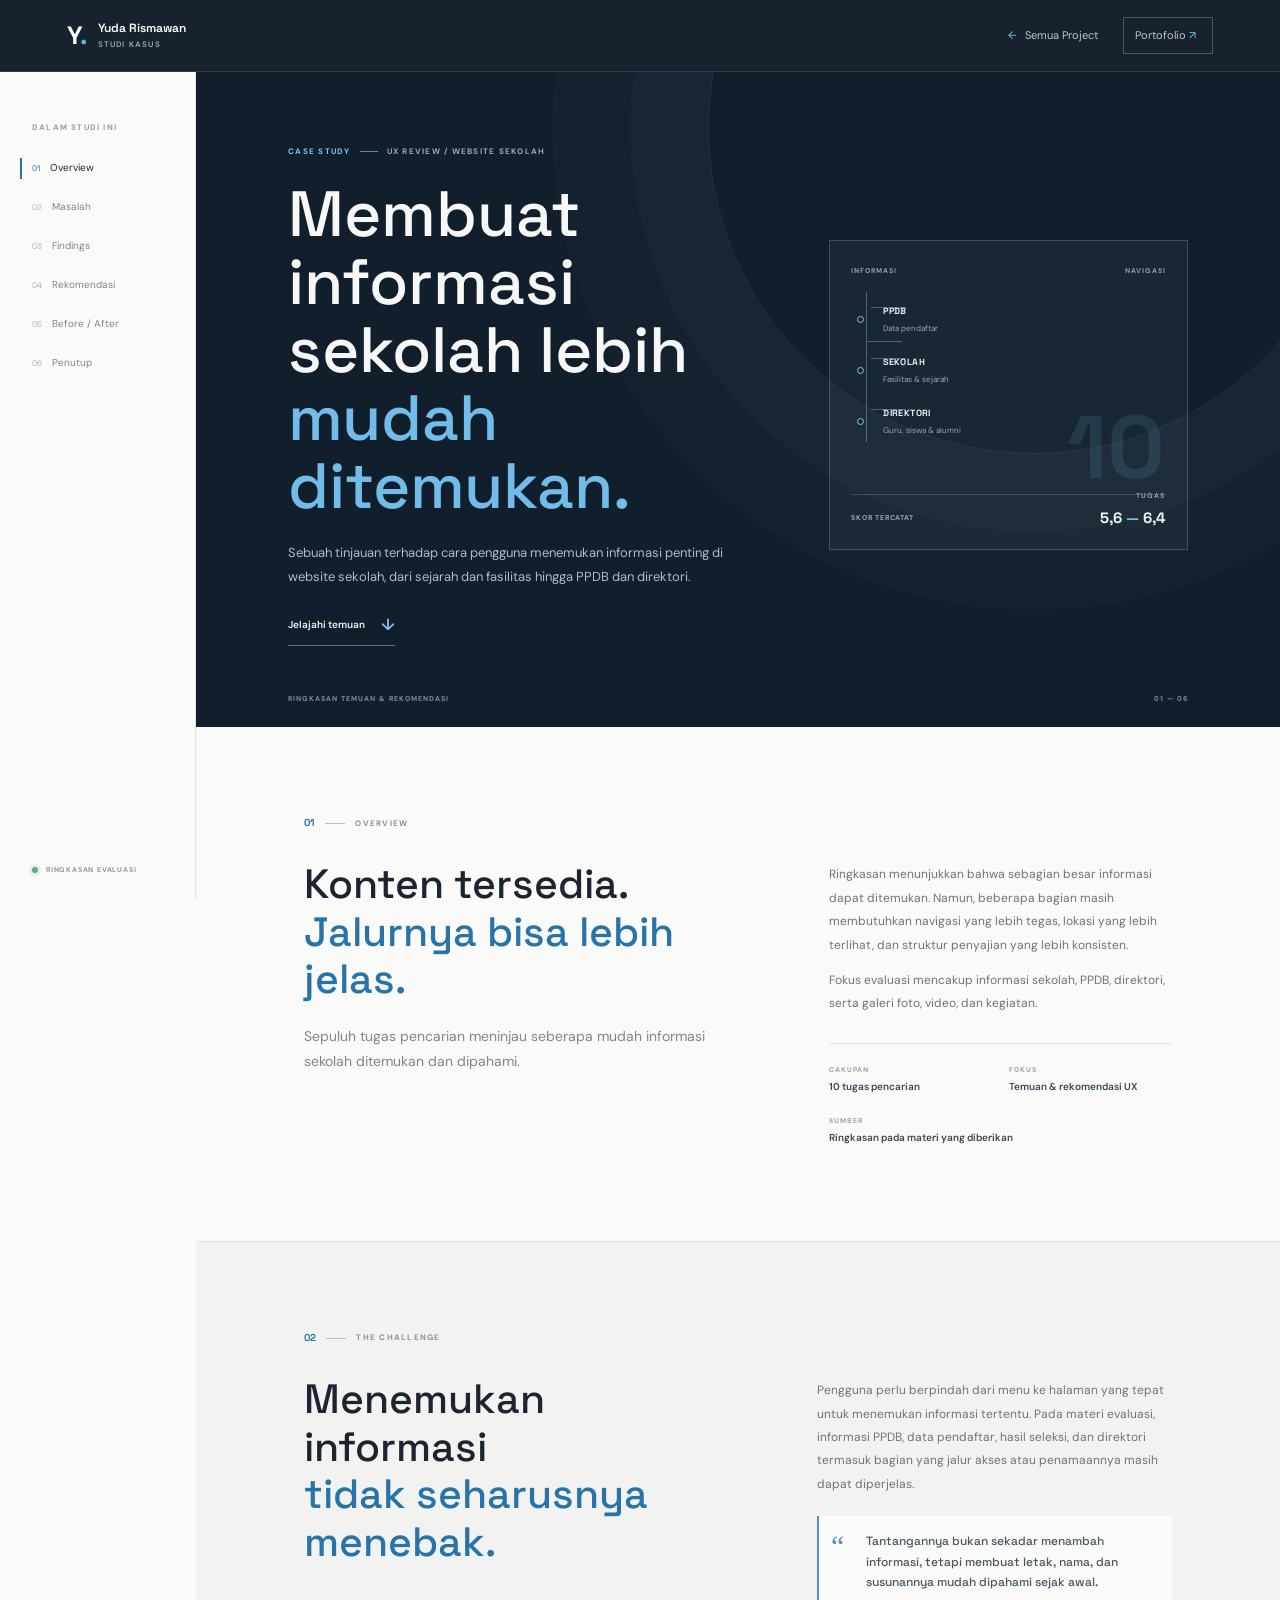
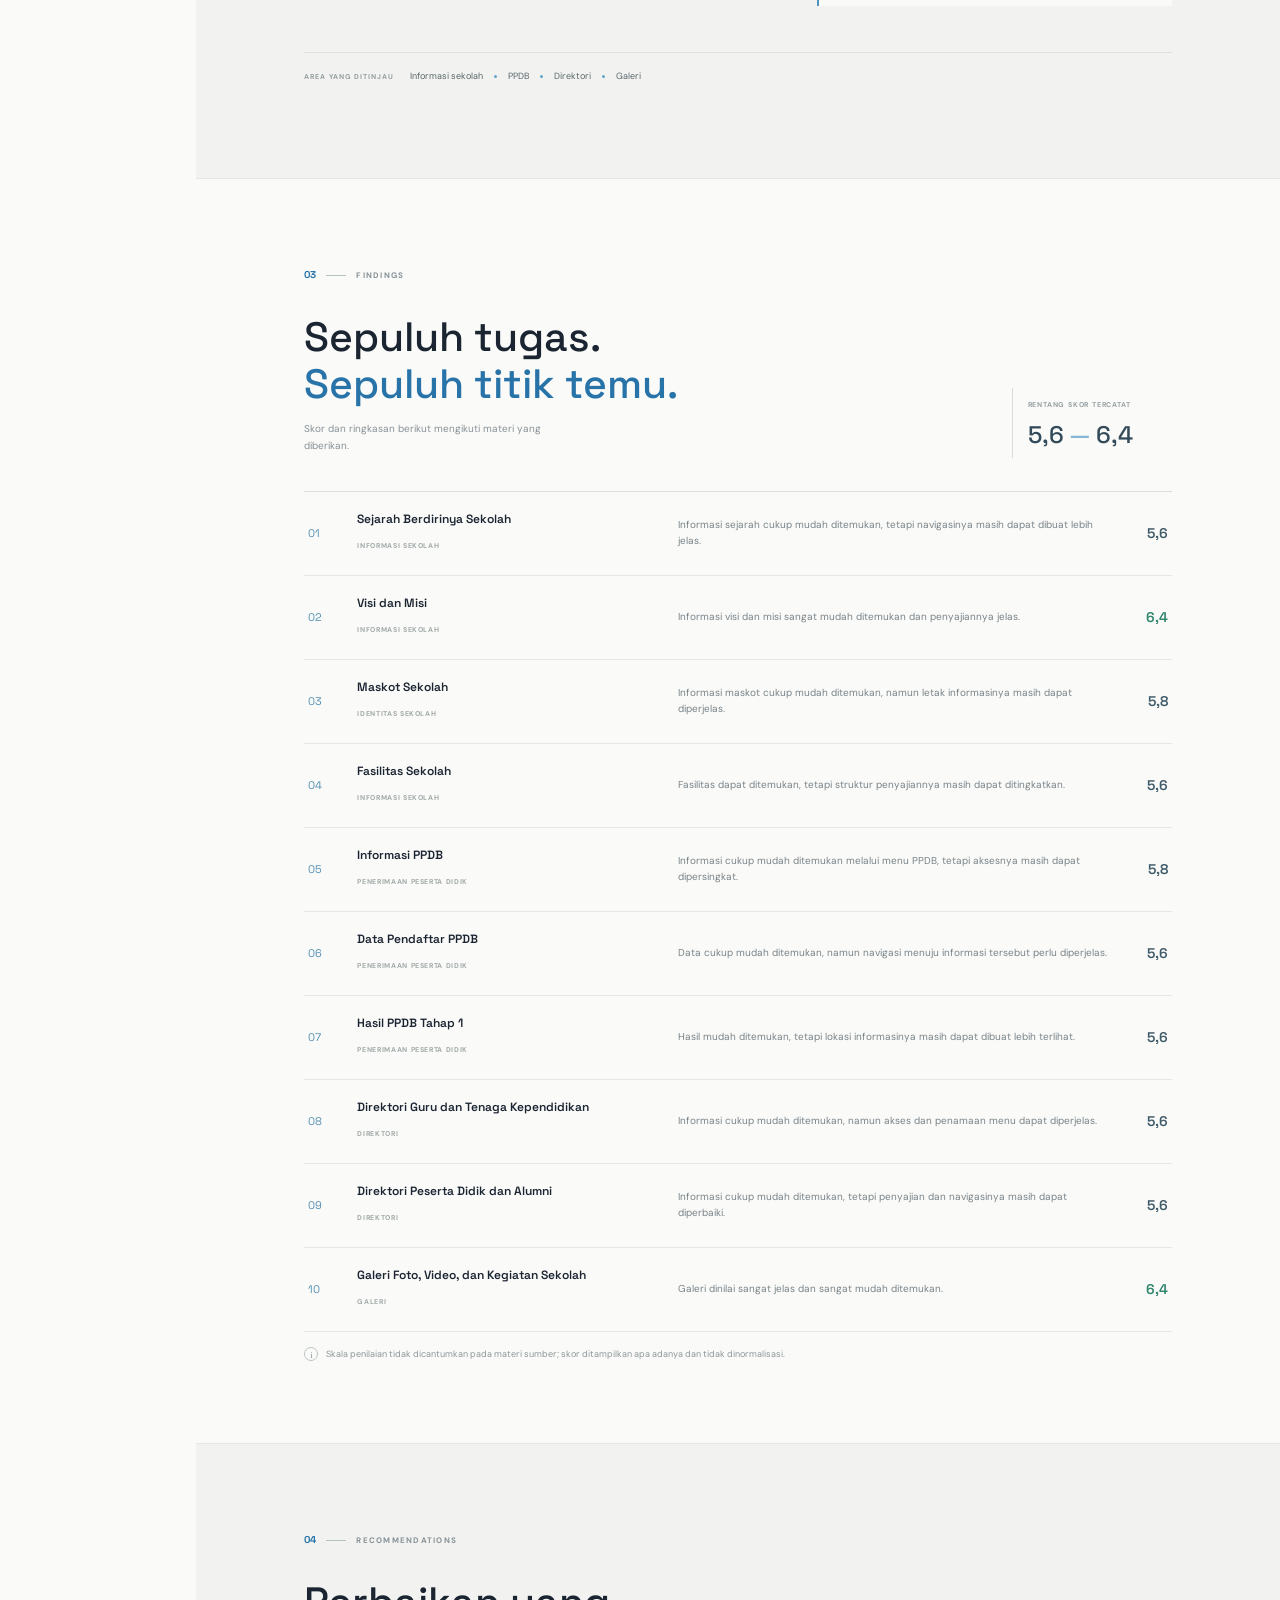
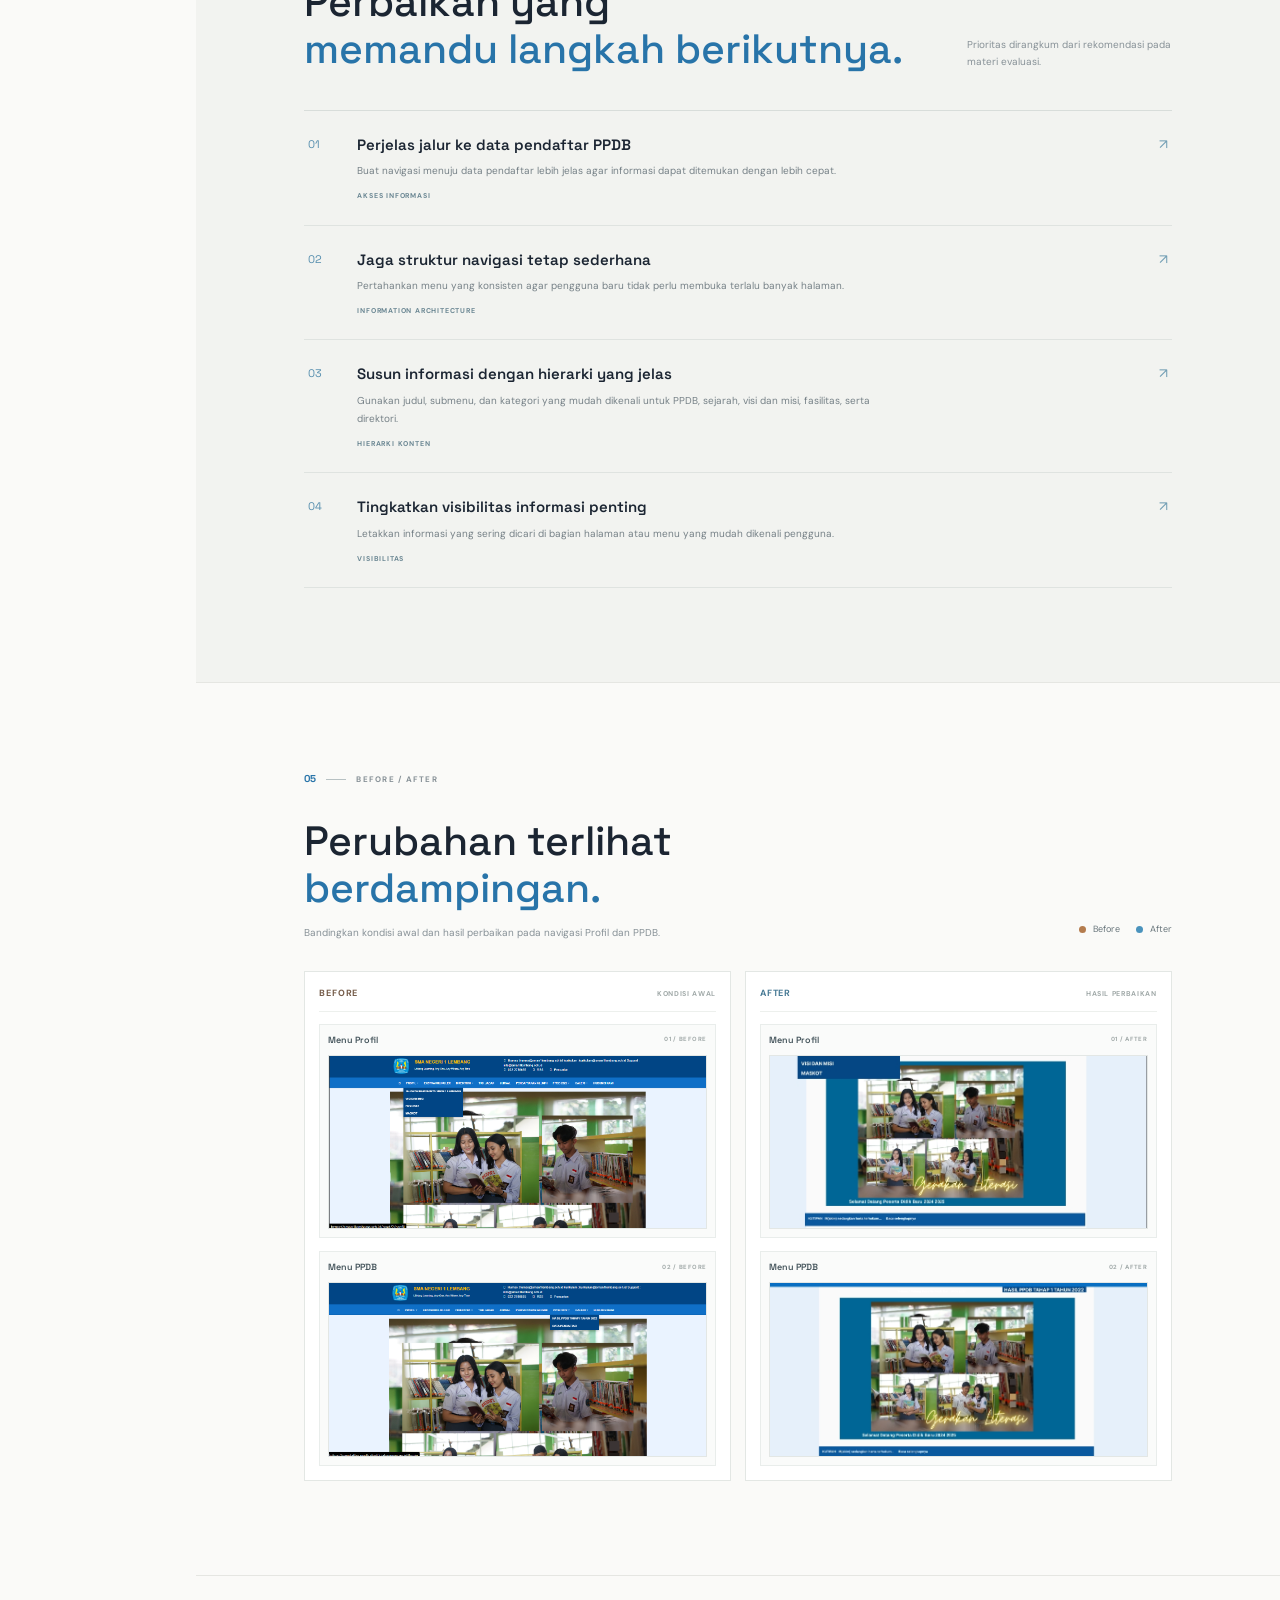
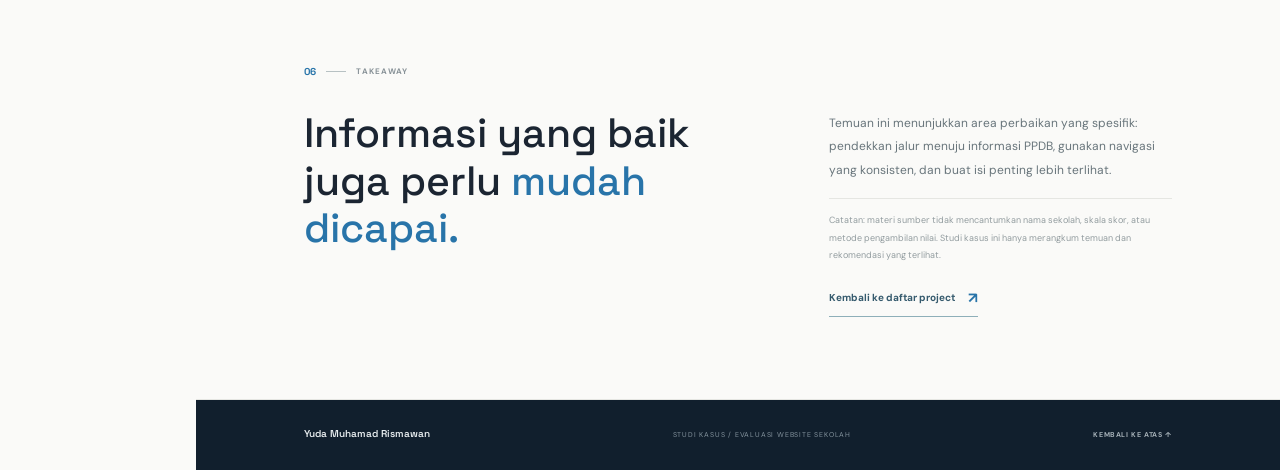
<file: case-study.html>
<!doctype html>
<html lang="id">
<head>
  <meta charset="utf-8">
  <meta name="viewport" content="width=device-width, initial-scale=1">
  <meta name="theme-color" content="#101a27">
  <meta name="description" content="Studi kasus evaluasi informasi dan navigasi website sekolah berdasarkan sepuluh tugas pencarian.">
  <title>Evaluasi Website Sekolah — Studi Kasus Yuda</title>
  <link rel="preconnect" href="https://fonts.googleapis.com">
  <link rel="preconnect" href="https://fonts.gstatic.com" crossorigin>
  <link href="https://fonts.googleapis.com/css2?family=DM+Sans:wght@400;500;600;700&family=Space+Grotesk:wght@400;500;600;700&display=swap" rel="stylesheet">
  <link rel="stylesheet" href="case-study.css">
  <script src="case-study.js" defer></script>
</head>
<body>
  <header class="case-header">
    <a class="case-brand" href="index.html" aria-label="Kembali ke portofolio Yuda"><span class="brand-mark">Y<span>.</span></span><span>Yuda Rismawan<small>STUDI KASUS</small></span></a>
    <div class="header-actions"><a href="index.html#projects"><span aria-hidden="true">←</span> Semua Project</a><a class="portfolio-return" href="index.html#top">Portofolio <span aria-hidden="true">↗</span></a></div>
  </header>

  <div class="case-layout">
    <aside class="case-rail" aria-label="Daftar isi studi kasus">
      <p>DALAM STUDI INI</p>
      <nav>
        <a class="rail-link is-current" href="#overview"><span>01</span> Overview</a>
        <a class="rail-link" href="#problem"><span>02</span> Masalah</a>
        <a class="rail-link" href="#findings"><span>03</span> Findings</a>
        <a class="rail-link" href="#recommendations"><span>04</span> Rekomendasi</a>
        <a class="rail-link" href="#comparison"><span>05</span> Before / After</a>
        <a class="rail-link" href="#takeaway"><span>06</span> Penutup</a>
      </nav>
      <div class="rail-note"><span></span> RINGKASAN EVALUASI</div>
    </aside>

    <main class="case-main">
      <section class="case-hero" id="overview" aria-labelledby="case-title">
        <div class="hero-copy">
          <p class="case-kicker"><span>CASE STUDY</span><i></i> UX REVIEW / WEBSITE SEKOLAH</p>
          <h1 id="case-title">Membuat informasi sekolah lebih <em>mudah ditemukan.</em></h1>
          <p class="hero-intro">Sebuah tinjauan terhadap cara pengguna menemukan informasi penting di website sekolah, dari sejarah dan fasilitas hingga PPDB dan direktori.</p>
          <a class="hero-jump" href="#findings">Jelajahi temuan <span aria-hidden="true">↓</span></a>
        </div>
        <div class="hero-art" aria-label="Sepuluh tugas evaluasi dengan skor dari 5,6 hingga 6,4">
          <div class="art-topline"><span>INFORMASI</span><span>NAVIGASI</span></div>
          <div class="art-route route-a"><i></i><b>PPDB</b><span>Data pendaftar</span><i></i></div>
          <div class="art-route route-b"><i></i><b>SEKOLAH</b><span>Fasilitas &amp; sejarah</span><i></i></div>
          <div class="art-route route-c"><i></i><b>DIREKTORI</b><span>Guru, siswa &amp; alumni</span><i></i></div>
          <div class="art-coordinate">10 <span>TUGAS</span></div>
          <div class="art-foot"><span>SKOR TERCATAT</span><strong>5,6 <i>—</i> 6,4</strong></div>
        </div>
        <div class="hero-bottomline"><span>RINGKASAN TEMUAN &amp; REKOMENDASI</span><span>01 — 06</span></div>
      </section>

      <section class="overview-section content-section" aria-labelledby="overview-heading">
        <div class="section-label"><span>01</span><span>OVERVIEW</span></div>
        <div class="overview-grid">
          <div>
            <h2 id="overview-heading">Konten tersedia.<br><em>Jalurnya bisa lebih jelas.</em></h2>
            <p class="large-copy">Sepuluh tugas pencarian meninjau seberapa mudah informasi sekolah ditemukan dan dipahami.</p>
          </div>
          <div class="overview-description">
            <p>Ringkasan menunjukkan bahwa sebagian besar informasi dapat ditemukan. Namun, beberapa bagian masih membutuhkan navigasi yang lebih tegas, lokasi yang lebih terlihat, dan struktur penyajian yang lebih konsisten.</p>
            <p>Fokus evaluasi mencakup informasi sekolah, PPDB, direktori, serta galeri foto, video, dan kegiatan.</p>
            <div class="metadata">
              <div><small>CAKUPAN</small><strong>10 tugas pencarian</strong></div>
              <div><small>FOKUS</small><strong>Temuan &amp; rekomendasi UX</strong></div>
              <div><small>SUMBER</small><strong>Ringkasan pada materi yang diberikan</strong></div>
            </div>
          </div>
        </div>
      </section>

      <section class="problem-section content-section" id="problem" aria-labelledby="problem-heading">
        <div class="section-label"><span>02</span><span>THE CHALLENGE</span></div>
        <div class="problem-grid">
          <h2 id="problem-heading">Menemukan informasi<br><em>tidak seharusnya menebak.</em></h2>
          <div>
            <p>Pengguna perlu berpindah dari menu ke halaman yang tepat untuk menemukan informasi tertentu. Pada materi evaluasi, informasi PPDB, data pendaftar, hasil seleksi, dan direktori termasuk bagian yang jalur akses atau penamaannya masih dapat diperjelas.</p>
            <div class="problem-callout"><span class="callout-mark" aria-hidden="true">“</span><p>Tantangannya bukan sekadar menambah informasi, tetapi membuat letak, nama, dan susunannya mudah dipahami sejak awal.</p></div>
          </div>
        </div>
        <div class="focus-strip"><span>AREA YANG DITINJAU</span><span>Informasi sekolah</span><i></i><span>PPDB</span><i></i><span>Direktori</span><i></i><span>Galeri</span></div>
      </section>

      <section class="findings-section content-section" id="findings" aria-labelledby="findings-heading">
        <div class="section-label"><span>03</span><span>FINDINGS</span></div>
        <div class="findings-heading">
          <div><h2 id="findings-heading">Sepuluh tugas.<br><em>Sepuluh titik temu.</em></h2><p>Skor dan ringkasan berikut mengikuti materi yang diberikan.</p></div>
          <div class="score-range"><small>RENTANG SKOR TERCATAT</small><strong>5,6 <span>—</span> 6,4</strong></div>
        </div>
        <div class="finding-list">
          <article class="finding-row"><span class="finding-number">01</span><div class="finding-title"><h3>Sejarah Berdirinya Sekolah</h3><span>INFORMASI SEKOLAH</span></div><p>Informasi sejarah cukup mudah ditemukan, tetapi navigasinya masih dapat dibuat lebih jelas.</p><strong class="finding-score">5,6</strong></article>
          <article class="finding-row"><span class="finding-number">02</span><div class="finding-title"><h3>Visi dan Misi</h3><span>INFORMASI SEKOLAH</span></div><p>Informasi visi dan misi sangat mudah ditemukan dan penyajiannya jelas.</p><strong class="finding-score finding-score-high">6,4</strong></article>
          <article class="finding-row"><span class="finding-number">03</span><div class="finding-title"><h3>Maskot Sekolah</h3><span>IDENTITAS SEKOLAH</span></div><p>Informasi maskot cukup mudah ditemukan, namun letak informasinya masih dapat diperjelas.</p><strong class="finding-score">5,8</strong></article>
          <article class="finding-row"><span class="finding-number">04</span><div class="finding-title"><h3>Fasilitas Sekolah</h3><span>INFORMASI SEKOLAH</span></div><p>Fasilitas dapat ditemukan, tetapi struktur penyajiannya masih dapat ditingkatkan.</p><strong class="finding-score">5,6</strong></article>
          <article class="finding-row"><span class="finding-number">05</span><div class="finding-title"><h3>Informasi PPDB</h3><span>PENERIMAAN PESERTA DIDIK</span></div><p>Informasi cukup mudah ditemukan melalui menu PPDB, tetapi aksesnya masih dapat dipersingkat.</p><strong class="finding-score">5,8</strong></article>
          <article class="finding-row"><span class="finding-number">06</span><div class="finding-title"><h3>Data Pendaftar PPDB</h3><span>PENERIMAAN PESERTA DIDIK</span></div><p>Data cukup mudah ditemukan, namun navigasi menuju informasi tersebut perlu diperjelas.</p><strong class="finding-score">5,6</strong></article>
          <article class="finding-row"><span class="finding-number">07</span><div class="finding-title"><h3>Hasil PPDB Tahap 1</h3><span>PENERIMAAN PESERTA DIDIK</span></div><p>Hasil mudah ditemukan, tetapi lokasi informasinya masih dapat dibuat lebih terlihat.</p><strong class="finding-score">5,6</strong></article>
          <article class="finding-row"><span class="finding-number">08</span><div class="finding-title"><h3>Direktori Guru dan Tenaga Kependidikan</h3><span>DIREKTORI</span></div><p>Informasi cukup mudah ditemukan, namun akses dan penamaan menu dapat diperjelas.</p><strong class="finding-score">5,6</strong></article>
          <article class="finding-row"><span class="finding-number">09</span><div class="finding-title"><h3>Direktori Peserta Didik dan Alumni</h3><span>DIREKTORI</span></div><p>Informasi cukup mudah ditemukan, tetapi penyajian dan navigasinya masih dapat diperbaiki.</p><strong class="finding-score">5,6</strong></article>
          <article class="finding-row"><span class="finding-number">10</span><div class="finding-title"><h3>Galeri Foto, Video, dan Kegiatan Sekolah</h3><span>GALERI</span></div><p>Galeri dinilai sangat jelas dan sangat mudah ditemukan.</p><strong class="finding-score finding-score-high">6,4</strong></article>
        </div>
        <p class="finding-note"><span aria-hidden="true">i</span> Skala penilaian tidak dicantumkan pada materi sumber; skor ditampilkan apa adanya dan tidak dinormalisasi.</p>
      </section>

      <section class="recommendations-section content-section" id="recommendations" aria-labelledby="recommendations-heading">
        <div class="section-label"><span>04</span><span>RECOMMENDATIONS</span></div>
        <div class="recommendations-heading"><h2 id="recommendations-heading">Perbaikan yang<br><em>memandu langkah berikutnya.</em></h2><p>Prioritas dirangkum dari rekomendasi pada materi evaluasi.</p></div>
        <div class="recommendation-list">
          <article class="recommendation-item"><span class="recommendation-number">01</span><div><h3>Perjelas jalur ke data pendaftar PPDB</h3><p>Buat navigasi menuju data pendaftar lebih jelas agar informasi dapat ditemukan dengan lebih cepat.</p><span class="recommendation-tag">AKSES INFORMASI</span></div><span class="recommendation-arrow" aria-hidden="true">↗</span></article>
          <article class="recommendation-item"><span class="recommendation-number">02</span><div><h3>Jaga struktur navigasi tetap sederhana</h3><p>Pertahankan menu yang konsisten agar pengguna baru tidak perlu membuka terlalu banyak halaman.</p><span class="recommendation-tag">INFORMATION ARCHITECTURE</span></div><span class="recommendation-arrow" aria-hidden="true">↗</span></article>
          <article class="recommendation-item"><span class="recommendation-number">03</span><div><h3>Susun informasi dengan hierarki yang jelas</h3><p>Gunakan judul, submenu, dan kategori yang mudah dikenali untuk PPDB, sejarah, visi dan misi, fasilitas, serta direktori.</p><span class="recommendation-tag">HIERARKI KONTEN</span></div><span class="recommendation-arrow" aria-hidden="true">↗</span></article>
          <article class="recommendation-item"><span class="recommendation-number">04</span><div><h3>Tingkatkan visibilitas informasi penting</h3><p>Letakkan informasi yang sering dicari di bagian halaman atau menu yang mudah dikenali pengguna.</p><span class="recommendation-tag">VISIBILITAS</span></div><span class="recommendation-arrow" aria-hidden="true">↗</span></article>
        </div>
      </section>

      <section class="comparison-section content-section" id="comparison" aria-labelledby="comparison-heading">
        <div class="section-label"><span>05</span><span>BEFORE / AFTER</span></div>
        <div class="comparison-heading">
          <div><h2 id="comparison-heading">Perubahan terlihat<br><em>berdampingan.</em></h2><p>Bandingkan kondisi awal dan hasil perbaikan pada navigasi Profil dan PPDB.</p></div>
          <div class="comparison-legend"><span class="legend-before"></span> Before <span class="legend-after"></span> After</div>
        </div>
        <div class="comparison-board">
          <div class="comparison-column">
            <div class="comparison-column-heading"><span>BEFORE</span><small>KONDISI AWAL</small></div>
            <figure class="comparison-frame">
              <figcaption><strong>Menu Profil</strong><span>01 / BEFORE</span></figcaption>
              <img src="assets/school-case-study/before-profile-menu.png" alt="Kondisi awal website sekolah dengan menu Profil terbuka" loading="lazy">
            </figure>
            <figure class="comparison-frame">
              <figcaption><strong>Menu PPDB</strong><span>02 / BEFORE</span></figcaption>
              <img src="assets/school-case-study/before-ppdb-menu.png" alt="Kondisi awal website sekolah dengan menu PPDB terbuka" loading="lazy">
            </figure>
          </div>
          <div class="comparison-column after-column">
            <div class="comparison-column-heading"><span>AFTER</span><small>HASIL PERBAIKAN</small></div>
            <figure class="comparison-frame after-frame">
              <figcaption><strong>Menu Profil</strong><span>01 / AFTER</span></figcaption>
              <img src="assets/school-case-study/after-profile-menu.png" alt="Hasil perbaikan website sekolah dengan menu Profil terbuka" loading="lazy">
            </figure>
            <figure class="comparison-frame after-frame">
              <figcaption><strong>Menu PPDB</strong><span>02 / AFTER</span></figcaption>
              <img src="assets/school-case-study/after-ppdb-menu.png" alt="Hasil perbaikan website sekolah pada halaman hasil PPDB Tahap 1" loading="lazy">
            </figure>
          </div>
        </div>
      </section>

      <section class="takeaway-section content-section" id="takeaway" aria-labelledby="takeaway-heading">
        <div class="section-label"><span>06</span><span>TAKEAWAY</span></div>
        <div class="takeaway-grid">
          <h2 id="takeaway-heading">Informasi yang baik<br>juga perlu <em>mudah dicapai.</em></h2>
          <div><p>Temuan ini menunjukkan area perbaikan yang spesifik: pendekkan jalur menuju informasi PPDB, gunakan navigasi yang konsisten, dan buat isi penting lebih terlihat.</p><p class="source-note">Catatan: materi sumber tidak mencantumkan nama sekolah, skala skor, atau metode pengambilan nilai. Studi kasus ini hanya merangkum temuan dan rekomendasi yang terlihat.</p><a class="back-to-demo" href="index.html#projects">Kembali ke daftar project <span aria-hidden="true">↗</span></a></div>
        </div>
      </section>

      <footer class="case-footer"><a href="index.html#home">Yuda Muhamad Rismawan</a><span>STUDI KASUS / EVALUASI WEBSITE SEKOLAH</span><a href="#overview">KEMBALI KE ATAS ↑</a></footer>
    </main>
  </div>
</body>
</html>
</file>
<file: case-study.css>
:root {
  --case-ink: #1b2532;
  --case-muted: #727d87;
  --case-blue: #2874a9;
  --case-paper: #fafaf8;
  --case-line: #e5e6e2;
  --case-display: "Space Grotesk", "Trebuchet MS", sans-serif;
  --case-body: "DM Sans", "Segoe UI", sans-serif;
}
* { box-sizing: border-box; }
html { scroll-behavior: smooth; scroll-padding-top: 85px; }
body { margin: 0; background: var(--case-paper); color: var(--case-ink); font-family: var(--case-body); font-size: 14px; line-height: 1.65; -webkit-font-smoothing: antialiased; }
a { color: inherit; text-decoration: none; }
.case-header { position: sticky; z-index: 20; top: 0; display: flex; height: 72px; align-items: center; justify-content: space-between; padding: 0 5.2vw; border-bottom: 1px solid rgba(255,255,255,.1); background: rgba(15,26,38,.96); color: #fff; backdrop-filter: blur(12px); }
.case-brand { display: flex; align-items: center; gap: 11px; font-family: var(--case-display); font-size: 12px; font-weight: 600; }
.case-brand .brand-mark { font-size: 25px; font-weight: 700; }
.case-brand .brand-mark span { color: #63b2e5; }
.case-brand > span:last-child { display: grid; line-height: 1.15; }
.case-brand small { margin-top: 4px; color: #9cabb8; font-family: var(--case-body); font-size: 8px; font-weight: 600; letter-spacing: 1.2px; }
.header-actions { display: flex; align-items: center; gap: 25px; color: #bdc8d0; font-size: 11px; }
.header-actions a { transition: color .2s ease; }
.header-actions a:hover { color: #75c4f4; }
.header-actions a span { margin-right: 5px; color: #75c4f4; }
.portfolio-return { padding: 8px 11px; border: 1px solid rgba(255,255,255,.22); }
.case-layout { display: grid; max-width: 1440px; grid-template-columns: 196px minmax(0, 1fr); margin: 0 auto; }
.case-rail { position: sticky; top: 72px; display: flex; height: calc(100vh - 72px); flex-direction: column; padding: 49px 20px 24px 32px; border-right: 1px solid var(--case-line); background: var(--case-paper); }
.case-rail > p { margin: 0 0 17px; color: #969d9e; font-size: 8px; font-weight: 700; letter-spacing: 1.2px; }
.case-rail nav { display: grid; gap: 4px; }
.rail-link { position: relative; display: flex; min-height: 35px; align-items: center; gap: 10px; padding: 4px 0; color: #7d878e; font-size: 10px; transition: color .2s ease; }
.rail-link::before { position: absolute; top: 7px; bottom: 7px; left: -12px; width: 2px; background: var(--case-blue); content: ""; opacity: 0; transform: scaleY(.5); transition: opacity .2s ease, transform .2s ease; }
.rail-link span { color: #a7afb3; font-family: var(--case-display); font-size: 8px; }
.rail-link:hover, .rail-link.is-current { color: var(--case-ink); }
.rail-link.is-current::before { opacity: 1; transform: scaleY(1); }
.rail-link.is-current span { color: var(--case-blue); }
.rail-note { display: flex; align-items: center; gap: 8px; margin-top: auto; color: #8d989a; font-size: 7px; font-weight: 700; letter-spacing: .8px; }
.rail-note span { width: 6px; height: 6px; border-radius: 50%; background: #64a784; box-shadow: 0 0 0 3px #e6f0e9; }
.case-main { min-width: 0; }
.case-hero { position: relative; display: grid; min-height: 560px; grid-template-columns: minmax(0, 1fr) minmax(260px, .75fr); align-items: center; gap: 7%; overflow: hidden; padding: 73px 8.5% 81px; background: #111f2d; color: #f7f8f6; }
.case-hero::before { position: absolute; top: -270px; right: -80px; width: 650px; height: 650px; border: 1px solid rgba(134,177,204,.12); border-radius: 50%; box-shadow: 0 0 0 78px rgba(134,177,204,.025), 0 0 0 156px rgba(134,177,204,.02); content: ""; }
.hero-copy, .hero-art { position: relative; z-index: 1; }
.case-kicker { display: flex; flex-wrap: wrap; align-items: center; gap: 9px; margin: 0 0 23px; color: #9babb8; font-size: 8px; font-weight: 700; letter-spacing: 1.25px; }
.case-kicker span { color: #80c4ed; }
.case-kicker i { width: 18px; height: 1px; background: #648aa6; }
.case-hero h1 { max-width: 650px; margin: 0; font-family: var(--case-display); font-size: clamp(42px, 5vw, 68px); font-weight: 500; letter-spacing: 0; line-height: 1.06; }
.case-hero h1 em, .content-section h2 em { color: #72bce9; font-style: normal; }
.hero-intro { max-width: 470px; margin: 21px 0 23px; color: #afbbc4; font-size: 13px; line-height: 1.85; }
.hero-jump { display: inline-flex; align-items: center; gap: 16px; padding-bottom: 6px; border-bottom: 1px solid rgba(255,255,255,.35); color: #f2f4f3; font-size: 10px; font-weight: 600; }
.hero-jump span { color: #80c4ed; font-size: 16px; transition: transform .2s ease; }
.hero-jump:hover span { transform: translateY(3px); }
.hero-art { min-height: 310px; padding: 24px 21px 19px; border: 1px solid rgba(194,216,231,.22); background: rgba(255,255,255,.035); }
.hero-art::before, .hero-art::after { position: absolute; top: 51px; left: 36px; width: 1px; height: 150px; background: rgba(116,173,210,.48); content: ""; }
.hero-art::after { top: 100px; left: 36px; width: 36px; height: 1px; }
.art-topline { display: flex; justify-content: space-between; color: #90a0ad; font-size: 7px; font-weight: 700; letter-spacing: 1px; }
.art-route { position: relative; display: grid; grid-template-columns: 15px 1fr; align-items: center; gap: 3px 11px; margin: 27px 0 0 6px; }
.art-route > i:first-child { z-index: 1; grid-row: span 2; width: 7px; height: 7px; border: 1px solid #85c6ea; border-radius: 50%; background: #152635; }
.art-route > b { color: #e7eef2; font-family: var(--case-display); font-size: 9px; letter-spacing: .4px; }
.art-route > span { color: #96a5b1; font-size: 8px; }
.art-route > i:last-child { position: absolute; top: 3px; left: 14px; width: 35px; height: 1px; background: rgba(116,173,210,.48); }
.route-b { margin-top: 20px; }.route-c { margin-top: 20px; }
.art-coordinate { position: absolute; right: 22px; bottom: 51px; color: rgba(125,194,230,.12); font-family: var(--case-display); font-size: 89px; font-weight: 700; line-height: .8; }
.art-coordinate span { display: block; margin-top: 10px; color: #92a4b0; font-family: var(--case-body); font-size: 7px; font-weight: 700; letter-spacing: 1px; text-align: right; }
.art-foot { position: absolute; right: 21px; bottom: 19px; left: 21px; display: flex; align-items: center; justify-content: space-between; padding-top: 11px; border-top: 1px solid rgba(255,255,255,.14); color: #98a7b2; font-size: 7px; font-weight: 700; letter-spacing: .8px; }
.art-foot strong { color: #eff5f8; font-family: var(--case-display); font-size: 15px; letter-spacing: 0; }
.art-foot i { color: #76bce5; font-style: normal; }
.hero-bottomline { position: absolute; right: 8.5%; bottom: 22px; left: 8.5%; display: flex; justify-content: space-between; color: #7f909c; font-size: 7px; font-weight: 700; letter-spacing: 1px; }
.content-section { padding: 88px 10% 94px; border-bottom: 1px solid var(--case-line); scroll-margin-top: 78px; }
.section-label { display: flex; align-items: center; gap: 10px; margin-bottom: 30px; color: #879197; font-size: 8px; font-weight: 700; letter-spacing: 1.25px; }
.section-label span:first-child { color: var(--case-blue); font-family: var(--case-display); font-size: 10px; letter-spacing: 0; }
.section-label span:last-child { display: flex; align-items: center; gap: 10px; }
.section-label span:last-child::before { width: 20px; height: 1px; background: #b7c1c3; content: ""; }
.content-section h2 { margin: 0; font-family: var(--case-display); font-size: clamp(32px, 3.2vw, 45px); font-weight: 500; letter-spacing: 0; line-height: 1.16; }
.content-section h2 em { color: var(--case-blue); }
.overview-grid { display: grid; grid-template-columns: 1fr .8fr; gap: 11%; }
.large-copy { max-width: 420px; margin: 20px 0 0; color: #7d888d; font-size: 14px; line-height: 1.8; }
.overview-description > p, .problem-grid > div > p, .takeaway-grid > div > p { color: #68757b; font-size: 12px; line-height: 1.95; }
.overview-description > p:first-child { margin-top: 2px; }
.metadata { display: grid; grid-template-columns: 1fr 1fr; gap: 19px 17px; margin-top: 27px; padding-top: 20px; border-top: 1px solid var(--case-line); }
.metadata div { display: grid; gap: 4px; }
.metadata div:last-child { grid-column: 1 / -1; }
.metadata small { color: #98a1a4; font-size: 7px; font-weight: 700; letter-spacing: 1px; }
.metadata strong { color: #394750; font-size: 10px; font-weight: 600; }
.problem-section { background: #f2f3f0; }
.problem-grid { display: grid; grid-template-columns: 1fr .85fr; align-items: start; gap: 11%; }
.problem-grid > div > p { margin: 3px 0 20px; }
.problem-callout { display: grid; grid-template-columns: 25px 1fr; gap: 10px; padding: 15px 15px 14px 12px; border-left: 2px solid #4d94bf; background: rgba(255,255,255,.65); }
.callout-mark { color: #4b8db6; font-family: Georgia, serif; font-size: 30px; line-height: 1; }
.problem-callout p { margin: 0; color: #47575f; font-family: var(--case-display); font-size: 12px; font-weight: 500; line-height: 1.7; }
.focus-strip { display: flex; flex-wrap: wrap; align-items: center; gap: 11px; margin-top: 46px; padding-top: 16px; border-top: 1px solid #dfe2de; color: #58656a; font-size: 9px; }
.focus-strip > span:first-child { margin-right: 5px; color: #929c9e; font-size: 7px; font-weight: 700; letter-spacing: .9px; }
.focus-strip i { width: 3px; height: 3px; border-radius: 50%; background: #61a3cb; }
.findings-section { padding-bottom: 82px; }
.findings-heading, .recommendations-heading { display: flex; align-items: flex-end; justify-content: space-between; gap: 25px; margin-bottom: 33px; }
.findings-heading > div:first-child > p, .recommendations-heading > p { max-width: 240px; margin: 11px 0 4px; color: #879197; font-size: 10px; line-height: 1.7; }
.score-range { display: grid; min-width: 160px; gap: 5px; padding: 11px 0 3px 15px; border-left: 1px solid #d7dddc; }
.score-range small { color: #96a0a2; font-size: 7px; font-weight: 700; letter-spacing: .8px; }
.score-range strong { color: #324a59; font-family: var(--case-display); font-size: 24px; font-weight: 500; }
.score-range span { color: #83b9d6; }
.finding-list { border-top: 1px solid #d9dfdd; }
.finding-row { display: grid; grid-template-columns: 34px minmax(150px, .95fr) minmax(200px, 1.35fr) 40px; align-items: center; gap: 15px; min-height: 84px; padding: 15px 4px; border-bottom: 1px solid #e4e8e5; transition: background .2s ease, padding .2s ease; }
.finding-row:hover { padding-inline: 10px; background: #f4f7f5; }
.finding-number { color: #5590b3; font-family: var(--case-display); font-size: 11px; }
.finding-title h3 { margin: 0 0 4px; font-family: var(--case-display); font-size: 12px; font-weight: 600; line-height: 1.4; }
.finding-title span { color: #a1a9a9; font-size: 7px; font-weight: 700; letter-spacing: .65px; }
.finding-row > p { margin: 0; color: #788388; font-size: 10px; line-height: 1.65; }
.finding-score { justify-self: end; color: #405c6b; font-family: var(--case-display); font-size: 14px; font-weight: 600; }
.finding-score-high { color: #2f856e; }
.finding-note { display: flex; align-items: flex-start; gap: 8px; margin: 15px 0 0; color: #8b9698; font-size: 9px; line-height: 1.6; }
.finding-note span { display: grid; width: 14px; height: 14px; flex: 0 0 14px; place-items: center; border: 1px solid #bbc6c6; border-radius: 50%; font-family: Georgia, serif; font-size: 9px; }
.recommendations-section { background: #f2f3f0; }
.recommendations-heading { align-items: flex-end; margin-bottom: 36px; }
.recommendations-heading > p { max-width: 205px; }
.recommendation-list { border-top: 1px solid #d8ddda; }
.recommendation-item { display: grid; grid-template-columns: 35px minmax(0, 1fr) 20px; gap: 14px; padding: 22px 4px 19px; border-bottom: 1px solid #dfe3e0; transition: padding .2s ease, background .2s ease; }
.recommendation-item:hover { padding-inline: 10px; background: rgba(255,255,255,.55); }
.recommendation-number { padding-top: 2px; color: #568eae; font-family: var(--case-display); font-size: 11px; }
.recommendation-item h3 { margin: 0 0 5px; font-family: var(--case-display); font-size: 15px; font-weight: 600; }
.recommendation-item p { max-width: 530px; margin: 0; color: #768187; font-size: 10px; line-height: 1.8; }
.recommendation-tag { display: inline-block; margin-top: 10px; color: #6b8793; font-size: 7px; font-weight: 700; letter-spacing: .8px; }
.recommendation-arrow { justify-self: end; color: #729eb4; font-size: 14px; }
.comparison-section { background: #fafaf8; }
.comparison-heading { display: flex; align-items: flex-end; justify-content: space-between; gap: 25px; margin-bottom: 30px; }
.comparison-heading > div:first-child > p { max-width: 430px; margin: 11px 0 0; color: #879197; font-size: 10px; line-height: 1.75; }
.comparison-legend { display: flex; align-items: center; gap: 7px; padding-bottom: 4px; color: #68757b; font-size: 9px; white-space: nowrap; }
.legend-before, .legend-after { width: 7px; height: 7px; border-radius: 50%; background: #b47c4e; }
.legend-after { margin-left: 9px; background: #4a93bd; }
.comparison-board { display: grid; grid-template-columns: repeat(2, minmax(0, 1fr)); gap: 14px; }
.comparison-column { min-width: 0; padding: 14px; border: 1px solid #e3e7e4; background: #fff; }
.comparison-column-heading { display: flex; align-items: center; justify-content: space-between; gap: 10px; margin-bottom: 12px; padding-bottom: 10px; border-bottom: 1px solid #edf0ed; color: #755c49; font-size: 9px; font-weight: 700; letter-spacing: .8px; }
.comparison-column-heading small { color: #a0a9a8; font-size: 7px; letter-spacing: .65px; }
.after-column .comparison-column-heading { color: #467994; }
.comparison-frame { margin: 0 0 13px; padding: 8px; border: 1px solid #e9edeb; background: #fafbfa; }
.comparison-frame:last-child { margin-bottom: 0; }
.comparison-frame figcaption { display: flex; align-items: center; justify-content: space-between; gap: 8px; margin-bottom: 7px; }
.comparison-frame figcaption strong { color: #44545b; font-family: var(--case-display); font-size: 9px; font-weight: 600; }
.comparison-frame figcaption span { color: #a0a9a8; font-size: 6px; font-weight: 700; letter-spacing: .7px; }
.comparison-frame img { display: block; width: 100%; aspect-ratio: 2.17; border: 1px solid #e3e7e5; background: #edf1f0; object-fit: cover; }
.after-placeholder { display: flex; min-height: 0; aspect-ratio: 2.17; flex-direction: column; align-items: center; justify-content: center; gap: 7px; padding: 12px; border: 1px dashed #bdccd1; background: linear-gradient(135deg, #f8fbfb, #eff4f5); text-align: center; }
.after-placeholder > span { display: grid; width: 28px; height: 28px; place-items: center; border: 1px solid #c6d6dc; border-radius: 50%; color: #5b92aa; font-size: 17px; line-height: 1; }
.after-placeholder strong { color: #526d78; font-family: var(--case-display); font-size: 10px; font-weight: 600; }
.after-placeholder small { max-width: 230px; color: #8d999c; font-size: 8px; line-height: 1.6; }
.takeaway-section { padding-bottom: 82px; }
.takeaway-grid { display: grid; grid-template-columns: 1fr .8fr; gap: 11%; }
.takeaway-grid > div > p { margin: 2px 0 13px; }
.takeaway-grid .source-note { margin-top: 16px; padding-top: 13px; border-top: 1px solid var(--case-line); color: #929c9f; font-size: 9px; }
.back-to-demo { display: inline-flex; align-items: center; gap: 13px; margin-top: 8px; padding-bottom: 5px; border-bottom: 1px solid #8eafb9; color: #355a6d; font-size: 10px; font-weight: 700; }
.back-to-demo span { color: var(--case-blue); font-size: 15px; }
.case-footer { display: flex; min-height: 70px; align-items: center; justify-content: space-between; gap: 20px; padding: 0 10%; background: #111f2d; color: #a6b1b8; font-size: 8px; }
.case-footer a:first-child { color: #e8edef; font-family: var(--case-display); font-size: 10px; font-weight: 600; }
.case-footer span { color: #85949e; font-size: 7px; letter-spacing: .8px; }
.case-footer a:last-child { font-size: 7px; font-weight: 700; letter-spacing: .6px; }

@media (max-width: 1000px) {
  .case-layout { grid-template-columns: 160px minmax(0, 1fr); }
  .case-rail { padding-left: 22px; }
  .case-hero { grid-template-columns: minmax(0, 1fr) minmax(230px, .72fr); gap: 5%; padding-right: 6%; padding-left: 6%; }
  .content-section { padding-right: 7%; padding-left: 7%; }
  .finding-row { grid-template-columns: 28px minmax(125px, .9fr) minmax(175px, 1.35fr) 35px; gap: 10px; }
  .case-footer { padding-inline: 7%; }
}
@media (max-width: 720px) {
  html { scroll-padding-top: 121px; }
  .case-header { height: 62px; padding-inline: 18px; }
  .case-brand { font-size: 11px; }
  .header-actions { gap: 13px; font-size: 9px; }
  .portfolio-return { padding: 6px 8px; }
  .case-layout { display: block; }
  .case-rail { position: sticky; z-index: 15; top: 62px; display: block; width: 100%; height: auto; padding: 0; border-right: 0; border-bottom: 1px solid var(--case-line); }
  .case-rail > p, .rail-note { display: none; }
  .case-rail nav { display: flex; overflow-x: auto; gap: 19px; padding: 0 18px; scrollbar-width: none; }
  .case-rail nav::-webkit-scrollbar { display: none; }
  .rail-link { min-height: 47px; flex: 0 0 auto; gap: 6px; font-size: 9px; }
  .rail-link::before { top: auto; right: 0; bottom: 0; left: 0; width: auto; height: 2px; transform: scaleX(.5); }
  .rail-link.is-current::before { transform: scaleX(1); }
  .case-hero { min-height: auto; grid-template-columns: 1fr; gap: 37px; padding: 55px 24px 65px; }
  .case-hero h1 { max-width: 540px; font-size: clamp(43px, 11vw, 62px); }
  .hero-intro { font-size: 12px; }
  .hero-art { min-height: 280px; }
  .hero-bottomline { right: 24px; left: 24px; font-size: 6px; }
  .content-section { padding: 63px 24px 68px; scroll-margin-top: 110px; }
  .section-label { margin-bottom: 23px; }
  .content-section h2 { font-size: 35px; }
  .overview-grid, .problem-grid, .takeaway-grid { grid-template-columns: 1fr; gap: 24px; }
  .large-copy { font-size: 13px; }
  .metadata { gap: 15px; }
  .focus-strip { gap: 8px; margin-top: 28px; }
  .focus-strip > span:first-child { flex-basis: 100%; margin-bottom: 3px; }
  .findings-heading, .recommendations-heading { align-items: flex-start; flex-direction: column; gap: 15px; }
  .comparison-heading { align-items: flex-start; flex-direction: column; gap: 16px; }
  .comparison-board { grid-template-columns: 1fr; gap: 12px; }
  .comparison-column { padding: 11px; }
  .comparison-frame { padding: 7px; }
  .after-placeholder { min-height: 145px; aspect-ratio: 2.17; }
  .score-range { min-width: 0; grid-template-columns: auto auto; align-items: center; gap: 14px; padding: 0; border: 0; }
  .score-range strong { font-size: 18px; }
  .finding-row { grid-template-columns: 24px minmax(0, 1fr) 38px; gap: 9px; padding-block: 14px; }
  .finding-title h3 { font-size: 11px; }
  .finding-title span { font-size: 6px; }
  .finding-row > p { grid-column: 2 / 4; grid-row: 2; font-size: 9px; }
  .finding-score { grid-column: 3; grid-row: 1; font-size: 13px; }
  .recommendations-heading > p { max-width: 300px; margin-top: 0; }
  .recommendation-item { grid-template-columns: 25px minmax(0, 1fr) 14px; gap: 9px; padding-block: 18px; }
  .recommendation-item h3 { font-size: 13px; }
  .case-footer { align-items: flex-start; flex-direction: column; justify-content: center; gap: 8px; padding: 17px 24px; }
}
@media (max-width: 390px) {
  .case-brand small { font-size: 7px; }
  .header-actions { gap: 8px; font-size: 8px; }
  .header-actions a:first-child { max-width: 85px; }
  .portfolio-return { padding: 5px 6px; }
  .case-hero { padding-inline: 19px; }
  .content-section { padding-inline: 19px; }
  .hero-bottomline { right: 19px; left: 19px; }
  .finding-number { font-size: 9px; }
}
@media (prefers-reduced-motion: reduce) {
  *, *::before, *::after { scroll-behavior: auto !important; animation-duration: .01ms !important; animation-iteration-count: 1 !important; transition-duration: .01ms !important; }
}
</file>
